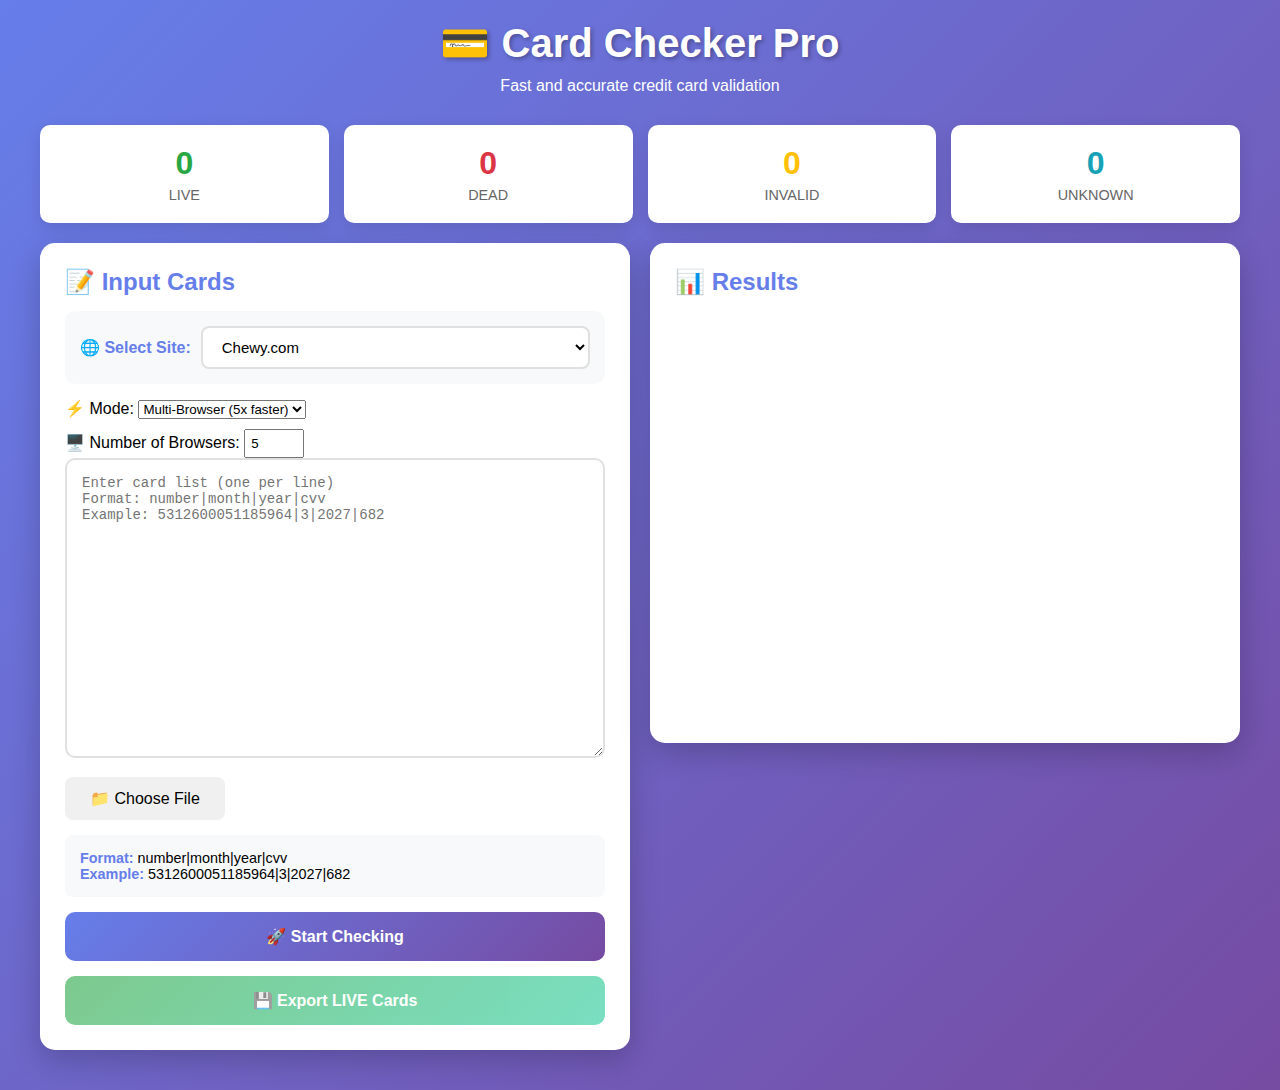
<file: templates/index.html>
<!DOCTYPE html>
<html lang="en">
<head>
    <meta charset="UTF-8">
    <meta name="viewport" content="width=device-width, initial-scale=1.0">
    <title>Card Checker Pro</title>
    <link rel="stylesheet" href="/static/css/style.css">
</head>
<body>
    <div class="container">
        <div class="header">
            <h1>💳 Card Checker Pro</h1>
            <p>Fast and accurate credit card validation</p>
        </div>
        
        <div class="stats">
            <div class="stat-card live">
                <div class="stat-number" id="stat-live">0</div>
                <div class="stat-label">LIVE</div>
            </div>
            <div class="stat-card dead">
                <div class="stat-number" id="stat-dead">0</div>
                <div class="stat-label">DEAD</div>
            </div>
            <div class="stat-card invalid">
                <div class="stat-number" id="stat-invalid">0</div>
                <div class="stat-label">INVALID</div>
            </div>
            <div class="stat-card unknown">
                <div class="stat-number" id="stat-unknown">0</div>
                <div class="stat-label">UNKNOWN</div>
            </div>
        </div>
        
        <div class="main-content">
            <div class="card input-section">
                <h2>📝 Input Cards</h2>
                
                <div class="site-selector">
                    <label for="site-select">🌐 Select Site:</label>
                    <select id="site-select">
                        <option value="chewy" selected>Chewy.com</option>
                        <option value="pipesandcigars">PipesAndCigars.com</option>
                    </select>
                </div>
                
                <div class="mode-selector" id="mode-selector-container" style="margin-top: 10px;">
                    <label for="mode-select">⚡ Mode:</label>
                    <select id="mode-select">
                        <option value="single">Single Browser</option>
                        <option value="multi" selected>Multi-Browser (5x faster)</option>
                    </select>
                    
                    <div id="num-browsers-container" style="margin-top: 10px; display: block;">
                        <label for="num-browsers">🖥️ Number of Browsers:</label>
                        <input type="number" id="num-browsers" min="1" max="10" value="5" style="width: 60px; padding: 5px;">
                    </div>
                </div>
                
                <textarea id="cards-input" placeholder="Enter card list (one per line)&#10;Format: number|month|year|cvv&#10;Example: 5312600051185964|3|2027|682"></textarea>
                
                <div class="file-upload">
                    <input type="file" id="file-input" accept=".txt">
                    <label for="file-input">📁 Choose File</label>
                    <span id="file-name"></span>
                </div>
                
                <div class="format-help">
                    <strong>Format:</strong> number|month|year|cvv<br>
                    <strong>Example:</strong> 5312600051185964|3|2027|682
                </div>
                
                <button class="btn btn-primary" id="check-btn" onclick="startCheck()">
                    🚀 Start Checking
                </button>
                
                <button class="btn btn-success" id="export-btn" onclick="exportLiveCards()" disabled>
                    💾 Export LIVE Cards
                </button>
            </div>
            
            <div class="card results-section">
                <h2>📊 Results</h2>
                <div id="results"></div>
            </div>
        </div>
    </div>
    
    <script src="/static/js/app.js"></script>
</body>
</html>
</file>
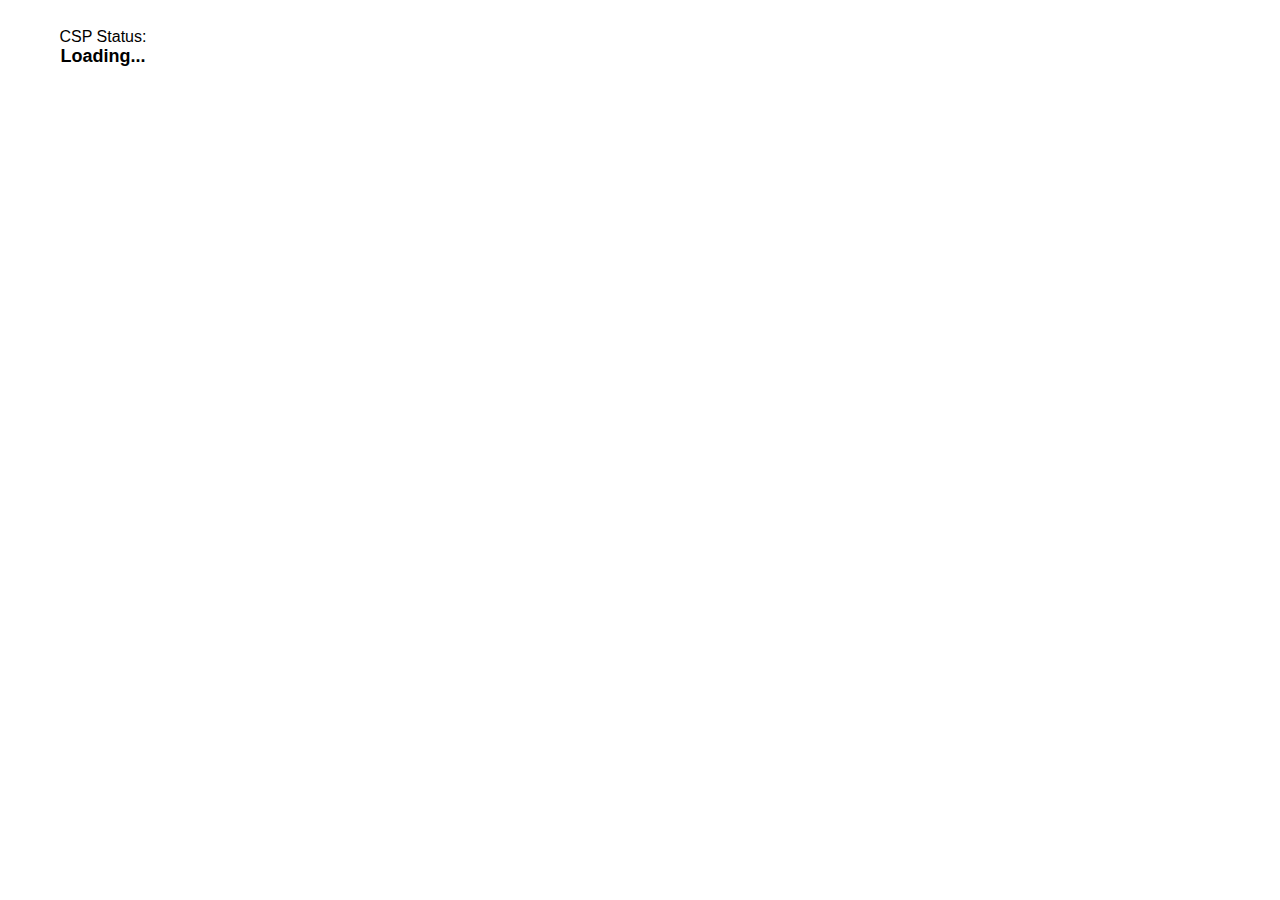
<file: downloaded_files/disable_csp/popup.html>
<!DOCTYPE html>
<html lang="en">
<head>
    <meta charset="UTF-8">
    <meta name="viewport" content="width=device-width, initial-scale=1.0">
    <title>CSP Status</title>
    <style>
        body {
            width: 150px;
            font-family: Arial, sans-serif;
            text-align: center;
            padding: 20px;
        }
        #status {
            font-size: 18px;
            font-weight: bold;
        }
        .enabled {
            color: green;
        }
        .disabled {
            color: red;
        }
    </style>
</head>
<body>
<div>
    CSP Status: <span id="status">Loading...</span>
</div>
<script src="popup.js"></script>
</body>
</html>
</file>
<file: static/css/style.css>
* {
    margin: 0;
    padding: 0;
    box-sizing: border-box;
}

body {
    font-family: 'Segoe UI', Tahoma, Geneva, Verdana, sans-serif;
    background: linear-gradient(135deg, #667eea 0%, #764ba2 100%);
    min-height: 100vh;
    padding: 20px;
}

.container {
    max-width: 1200px;
    margin: 0 auto;
}

.header {
    text-align: center;
    color: white;
    margin-bottom: 30px;
}

.header h1 {
    font-size: 2.5em;
    margin-bottom: 10px;
    text-shadow: 2px 2px 4px rgba(0,0,0,0.3);
}

.main-content {
    display: grid;
    grid-template-columns: 1fr 1fr;
    gap: 20px;
    margin-bottom: 20px;
}

.card {
    background: white;
    border-radius: 15px;
    padding: 25px;
    box-shadow: 0 10px 30px rgba(0,0,0,0.2);
}

.card h2 {
    color: #667eea;
    margin-bottom: 15px;
    font-size: 1.5em;
}

.site-selector {
    margin-bottom: 15px;
    padding: 15px;
    background: #f8f9fa;
    border-radius: 10px;
    display: flex;
    align-items: center;
    gap: 10px;
}

.site-selector label {
    font-weight: bold;
    color: #667eea;
    font-size: 16px;
}

.site-selector select {
    flex: 1;
    padding: 10px 15px;
    border: 2px solid #e0e0e0;
    border-radius: 8px;
    font-size: 15px;
    background: white;
    cursor: pointer;
    transition: all 0.3s;
}

.site-selector select:focus {
    outline: none;
    border-color: #667eea;
}

.site-selector select:hover {
    border-color: #764ba2;
}

.input-section textarea {
    width: 100%;
    height: 300px;
    padding: 15px;
    border: 2px solid #e0e0e0;
    border-radius: 10px;
    font-family: 'Courier New', monospace;
    font-size: 14px;
    resize: vertical;
}

.input-section textarea:focus {
    outline: none;
    border-color: #667eea;
}

.file-upload {
    margin: 15px 0;
}

.file-upload input[type="file"] {
    display: none;
}

.file-upload label {
    display: inline-block;
    padding: 12px 25px;
    background: #f0f0f0;
    border-radius: 8px;
    cursor: pointer;
    transition: all 0.3s;
}

.file-upload label:hover {
    background: #e0e0e0;
}

.btn {
    width: 100%;
    padding: 15px;
    border: none;
    border-radius: 10px;
    font-size: 16px;
    font-weight: bold;
    cursor: pointer;
    transition: all 0.3s;
    margin-top: 15px;
}

.btn-primary {
    background: linear-gradient(135deg, #667eea 0%, #764ba2 100%);
    color: white;
}

.btn-primary:hover {
    transform: translateY(-2px);
    box-shadow: 0 5px 15px rgba(102, 126, 234, 0.4);
}

.btn-primary:disabled {
    opacity: 0.6;
    cursor: not-allowed;
    transform: none;
}

.btn-success {
    background: linear-gradient(135deg, #28a745 0%, #20c997 100%);
    color: white;
}

.btn-success:hover:not(:disabled) {
    transform: translateY(-2px);
    box-shadow: 0 5px 15px rgba(40, 167, 69, 0.4);
}

.btn-success:disabled {
    opacity: 0.6;
    cursor: not-allowed;
    transform: none;
}

.results-section {
    height: 500px;
    overflow-y: auto;
}

.result-item {
    padding: 15px;
    margin-bottom: 10px;
    border-radius: 8px;
    border-left: 4px solid;
    animation: slideIn 0.3s ease;
}

@keyframes slideIn {
    from {
        opacity: 0;
        transform: translateX(-20px);
    }
    to {
        opacity: 1;
        transform: translateX(0);
    }
}

.result-item.live {
    background: #d4edda;
    border-color: #28a745;
    box-shadow: 0 0 20px rgba(40, 167, 69, 0.3);
    animation: highlightPulse 2s ease-in-out infinite;
}

@keyframes highlightPulse {
    0%, 100% {
        box-shadow: 0 0 20px rgba(40, 167, 69, 0.3);
    }
    50% {
        box-shadow: 0 0 30px rgba(40, 167, 69, 0.6);
    }
}

.result-item.approved {
    background: #d4edda;
    border-color: #28a745;
    box-shadow: 0 0 20px rgba(40, 167, 69, 0.3);
    animation: highlightPulse 2s ease-in-out infinite;
}

.result-item.dead {
    background: #f8d7da;
    border-color: #dc3545;
}

.result-item.invalid {
    background: #fff3cd;
    border-color: #ffc107;
}

.result-item.unknown {
    background: #d1ecf1;
    border-color: #17a2b8;
}

.result-card {
    font-family: 'Courier New', monospace;
    font-weight: bold;
    margin-bottom: 5px;
}

.result-message {
    font-size: 0.9em;
    color: #666;
}

.stats {
    display: grid;
    grid-template-columns: repeat(4, 1fr);
    gap: 15px;
    margin-bottom: 20px;
}

.stat-card {
    background: white;
    border-radius: 10px;
    padding: 20px;
    text-align: center;
    box-shadow: 0 5px 15px rgba(0,0,0,0.1);
}

.stat-number {
    font-size: 2em;
    font-weight: bold;
    margin-bottom: 5px;
}

.stat-label {
    color: #666;
    font-size: 0.9em;
}

.stat-card.live .stat-number { color: #28a745; }
.stat-card.dead .stat-number { color: #dc3545; }
.stat-card.invalid .stat-number { color: #ffc107; }
.stat-card.unknown .stat-number { color: #17a2b8; }

.log-message {
    padding: 8px;
    background: #f8f9fa;
    border-radius: 5px;
    margin-bottom: 5px;
    font-size: 0.9em;
    color: #666;
}

.format-help {
    background: #f8f9fa;
    padding: 15px;
    border-radius: 8px;
    margin-top: 15px;
    font-size: 0.9em;
}

.format-help strong {
    color: #667eea;
}
</file>
